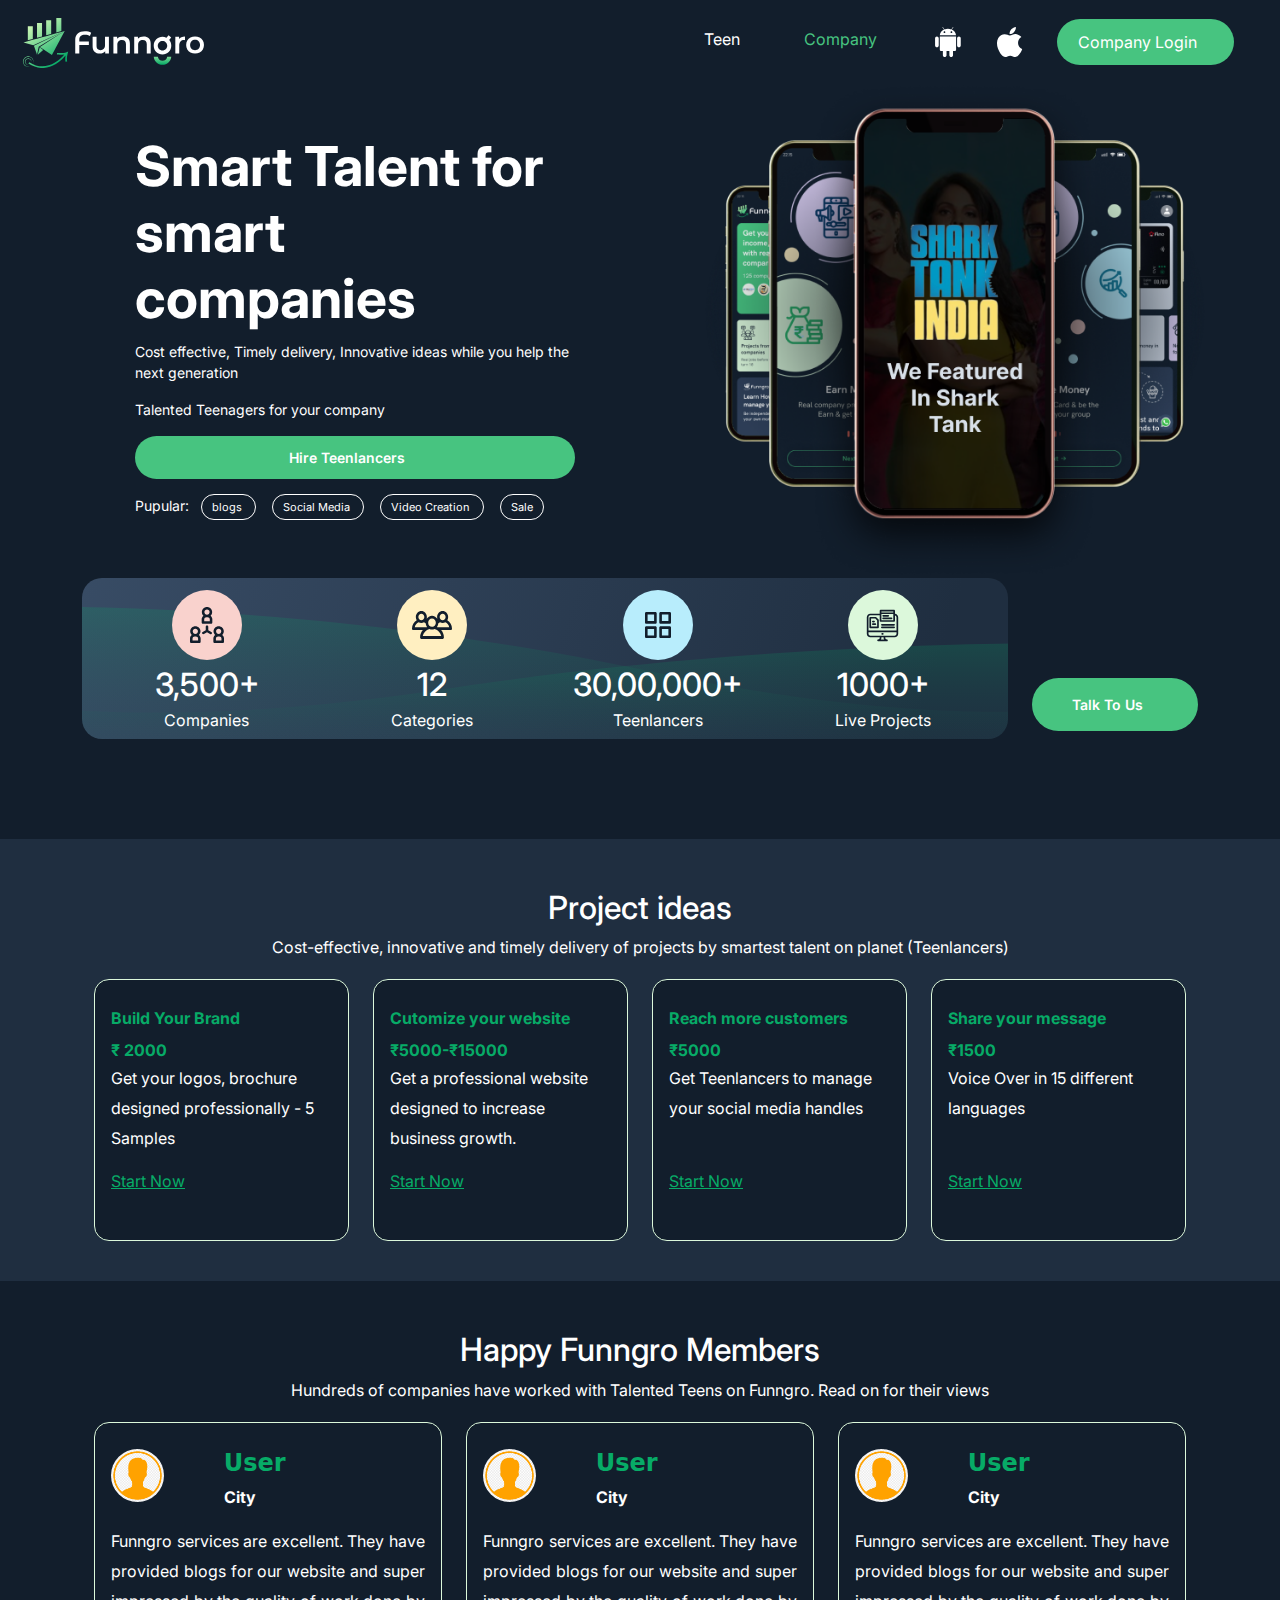
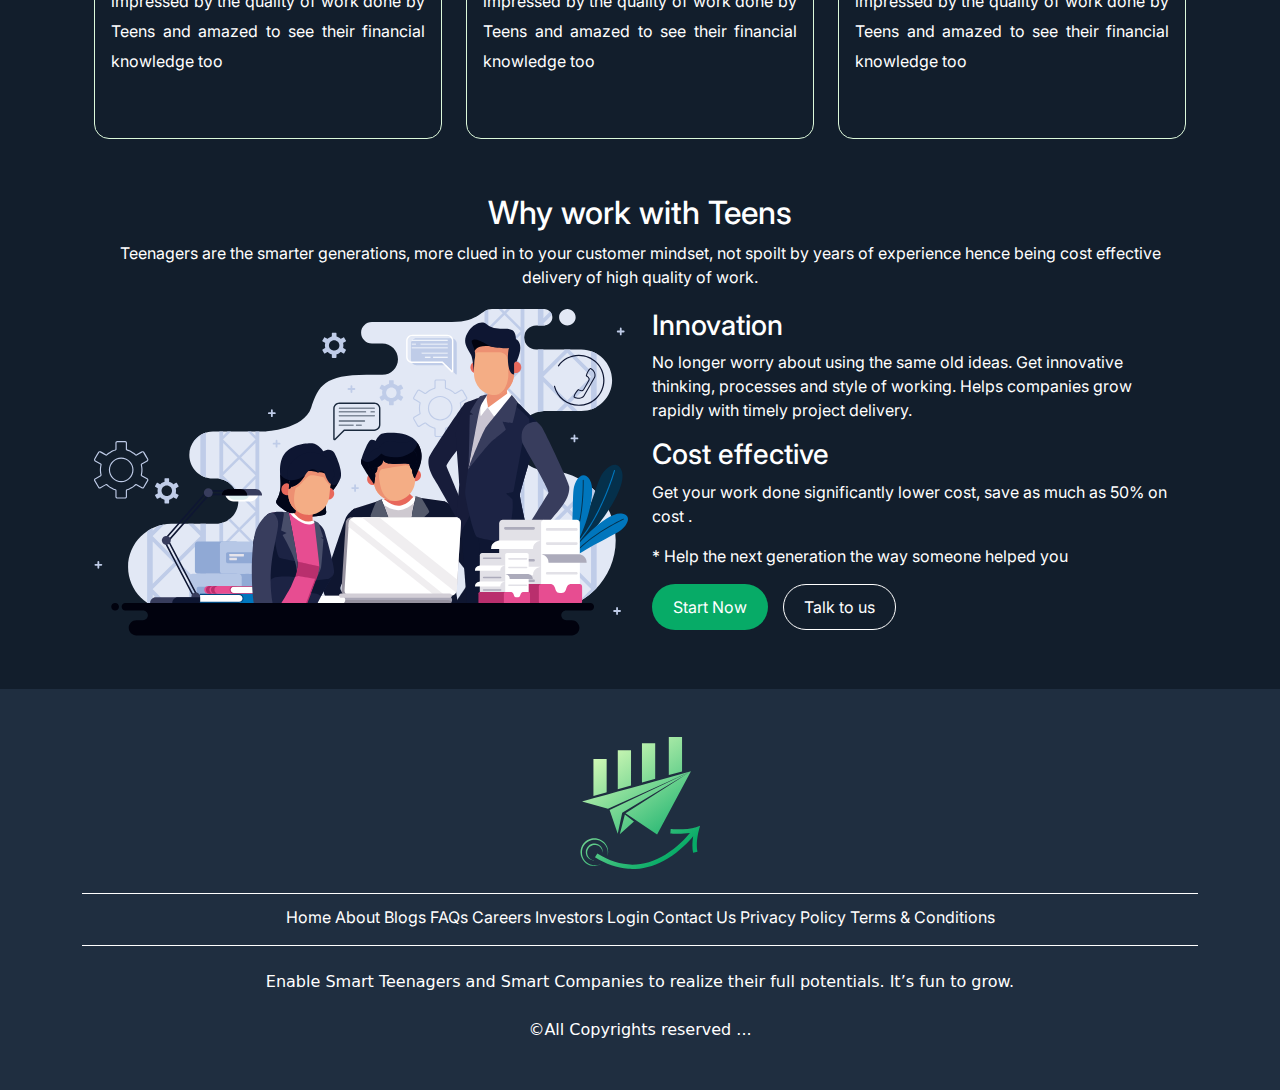
<file: index.html>
<!DOCTYPE html>
<html lang="en">
    <head>
        <!-- Charset -->
        <meta charset="UTF-8">

        <!-- Title Tag -->
        <title>Discover Smart Talent with Funngro Teenlancer: Company</title>

        <!-- Meta Description -->
        <meta name="description"
            content="Dynamic Freelance Teen Talent: Smart Solutions for Social Media Marketing, Influencer Strategies, Research, Surveys, Web & App Development, and Business Growth">

        <!-- Meta Keywords (optional, not widely used by search engines anymore) -->
        <meta name="keywords" content="Freelance Teen Talent, Smart Talent Solutions, Social Media Marketing, Influencer Strategies, Market Research, Survey Services, Website Development, App Development">

        <!-- Meta Robots -->
        <meta name="robots" content="index, follow">

        <!-- Viewport for Responsive Design -->
        <meta name="viewport" content="width=device-width, initial-scale=1.0">

        <!-- Canonical URL -->
        <link rel="canonical" href="https://prathmesh-lohar.github.io/fungrow">

        <!-- Open Graph Meta Tags for Social Media -->
        <meta property="og:title" content="Your Page Title">
        <meta property="og:description" content="A brief description of your page.">
        <meta property="og:image" content="https://cdn.prod.website-files.com/638b48215fd2fd34538fa6bc/6390122253829667e405c893_Funngrow%20Logo.svg">
        <meta property="og:url" content="https://www.funngro.com/company">
        <meta property="og:type" content="website">
        
        <!-- Twitter Card Meta Tags -->
        <meta name="twitter:card" content="summary_large_image">
        <meta name="twitter:title" content="Your Page Title">
        <meta name="twitter:description" content="A brief description of your page.">
        <meta name="twitter:image" content="https://cdn.prod.website-files.com/638b48215fd2fd34538fa6bc/6390122253829667e405c893_Funngrow%20Logo.svg">
        

        <!-- Author -->
        <meta name="author" content="Fungrow">

        <!-- Optional: Refresh the page after 30 seconds -->
        <!-- <meta http-equiv="refresh" content="30"> -->

        <!-- Optional: Redirect to another URL -->
        <!-- <meta http-equiv="refresh" content="0;url=https://www.new-url.com/"> -->

        <!-- boostrap  -->

        <link rel="stylesheet" href="bootstrap/css/bootstrap.min.css">
        <script src="bootstrap/js/bootstrap.min.js"></script>
        <!-- css -->
        <link rel="stylesheet" href="assets/css/style.css">

        <!-- fonts -->
        <link rel="preconnect" href="https://fonts.googleapis.com">
        <link rel="preconnect" href="https://fonts.gstatic.com" crossorigin>
        <link
            href="https://fonts.googleapis.com/css2?family=Inter:ital,opsz,wght@0,14..32,100..900;1,14..32,100..900&display=swap"
            rel="stylesheet">

        <!-- font owsom -->
        <link rel="stylesheet"
            href="https://cdnjs.cloudflare.com/ajax/libs/font-awesome/6.6.0/css/all.min.css"
            integrity="sha512-Kc323vGBEqzTmouAECnVceyQqyqdsSiqLQISBL29aUW4U/M7pSPA/gEUZQqv1cwx4OnYxTxve5UMg5GT6L4JJg=="
            crossorigin="anonymous" referrerpolicy="no-referrer" />
    </head>
    <body>

        <nav class="navbar navbar-expand-lg navbar-light main-bg">
            <div class="container-fluid">
                <!-- Left Side Logo -->
                <a class="navbar-brand" href="#">
                    <img src="assets/svg/logo.svg" alt="Fungrow Logo"
                        class="d-inline-block align-text-top">

                </a>

                <!-- Toggler for mobile view -->
                <button class="navbar-toggler" type="button"
                    data-bs-toggle="collapse" data-bs-target="#navbarNav"
                    aria-controls="navbarNav" aria-expanded="false"
                    aria-label="Toggle navigation">
                    <span class="navbar-toggler-icon"></span>
                </button>

                <!-- Navbar Items -->
                <div class="collapse navbar-collapse " id="navbarNav">
                    <ul class="navbar-nav ms-auto">
                        <li class="nav-item px-4">
                            <a class="nav-link " aria-current="page"
                                href="./teen.html"> Teen</a>
                        </li>
                        <li class="nav-item px-4">
                            <a class="nav-link active"
                                href="./index.html">Company</a>
                        </li>
                        <li class="nav-item">
                            <a class="nav-link px-4" href="#"><svg width=" 30px"
                                    height=" 30px" viewBox="0 0 18 20"
                                    fill="none"
                                    xmlns="http://www.w3.org/2000/svg">
                                    <path
                                        d="M3.54865 15.1274C3.54865 15.6497 3.97438 16.0761 4.49818 16.0761H5.58368V18.7634C5.58368 19.4442 6.12977 20 6.80069 20C7.47383 20 8.01769 19.4465 8.01769 18.7634V16.0738H9.9123V18.7612C9.9123 19.442 10.4584 19.9978 11.1293 19.9978C11.8024 19.9978 12.3463 19.4442 12.3463 18.7612V16.0738H13.4318C13.9556 16.0738 14.3813 15.6475 14.3813 15.1252V6.30418H3.54865V15.1274ZM11.5082 1.73296L12.509 0.282128C12.567 0.19731 12.5536 0.0834756 12.4756 0.0276745C12.3976 -0.0258945 12.2861 0.000890161 12.2282 0.0857078L11.1895 1.59457C10.5052 1.32449 9.7429 1.17494 8.9427 1.17494C8.14251 1.17494 7.38021 1.32449 6.69593 1.59457L5.65724 0.0879398C5.59928 0.00312217 5.48784 -0.0258944 5.40982 0.0299067C5.33181 0.0834758 5.31844 0.195078 5.37639 0.28436L6.37719 1.73519C4.78572 2.47623 3.67124 3.88018 3.52859 5.52073H14.3613C14.2142 3.87795 13.0975 2.47399 11.5082 1.73296ZM6.6558 4.0208C6.53722 4.0208 6.42129 3.98559 6.32269 3.91961C6.22409 3.85364 6.14724 3.75986 6.10186 3.65015C6.05648 3.54044 6.0446 3.41971 6.06774 3.30324C6.09087 3.18677 6.14798 3.07979 6.23183 2.99582C6.31569 2.91185 6.42252 2.85467 6.53883 2.8315C6.65514 2.80833 6.7757 2.82022 6.88526 2.86567C6.99482 2.91111 7.08846 2.98807 7.15434 3.08681C7.22023 3.18554 7.25539 3.30163 7.25539 3.42038C7.25498 3.5795 7.19168 3.73197 7.07932 3.84449C6.96697 3.957 6.8147 4.02039 6.6558 4.0208ZM11.3009 4.0208C11.1823 4.0208 11.0664 3.98559 10.9678 3.91961C10.8692 3.85364 10.7924 3.75986 10.747 3.65015C10.7016 3.54044 10.6897 3.41971 10.7129 3.30324C10.736 3.18677 10.7931 3.07979 10.877 2.99582C10.9608 2.91185 11.0676 2.85467 11.184 2.8315C11.3003 2.80833 11.4208 2.82022 11.5304 2.86567C11.6399 2.91111 11.7336 2.98807 11.7995 3.08681C11.8654 3.18554 11.9005 3.30163 11.9005 3.42038C11.9001 3.5795 11.8368 3.73197 11.7244 3.84449C11.6121 3.957 11.4598 4.02039 11.3009 4.0208ZM16.2804 6.26847C15.6073 6.26847 15.0634 6.82202 15.0634 7.50502V12.3352C15.0634 13.0159 15.6095 13.5717 16.2804 13.5717C16.9535 13.5717 17.4974 13.0182 17.4974 12.3352V7.50279C17.4996 6.81978 16.9558 6.26847 16.2804 6.26847ZM1.60055 6.26847C0.927408 6.26847 0.383545 6.82202 0.383545 7.50502V12.3352C0.383545 13.0159 0.929637 13.5717 1.60055 13.5717C2.27369 13.5717 2.81756 13.0182 2.81756 12.3352V7.50279C2.81756 6.81978 2.27146 6.26847 1.60055 6.26847Z"
                                        fill="currentColor"></path>
                                </svg></a>
                        </li>
                        <li class="nav-item">
                            <a class="nav-link" href="#"><svg width=" 30px"
                                    height=" 30px" viewBox="0 0 18 20"
                                    fill="none"
                                    xmlns="http://www.w3.org/2000/svg">
                                    <path
                                        d="M5.67911 20C5.01838 19.9642 4.39661 19.6756 3.94217 19.194C3.39848 18.6702 2.91332 18.0888 2.49524 17.4599C1.84215 16.5234 1.32591 15.4983 0.962142 14.4157C0.550449 13.251 0.333869 12.0262 0.321164 10.7908C0.28918 9.57853 0.588966 8.38063 1.18806 7.32677C1.62684 6.56716 2.2527 5.93282 3.00592 5.4843C3.7508 5.03769 4.60082 4.79729 5.46896 4.78771C6.1234 4.82648 6.76652 4.97628 7.37088 5.2307C7.85319 5.44326 8.35967 5.59268 8.8798 5.67475C9.45355 5.55439 10.0142 5.37818 10.5537 5.14863C11.1922 4.89897 11.8683 4.75915 12.5533 4.7351C12.6448 4.7351 12.7351 4.7351 12.8223 4.74562C14.325 4.78876 15.7225 5.52744 16.6052 6.74488C15.9163 7.11383 15.3431 7.66685 14.9493 8.34246C14.5555 9.01807 14.3564 9.78981 14.3744 10.5719C14.3675 11.1699 14.4873 11.7626 14.7258 12.3109C14.9643 12.8592 15.3162 13.3506 15.7582 13.7528C16.1607 14.1366 16.6292 14.4443 17.1411 14.6609C17.036 14.9766 16.9152 15.2817 16.787 15.589C16.4959 16.268 16.1368 16.9156 15.7152 17.522C15.3165 18.1294 14.8524 18.6912 14.3313 19.1971C13.8559 19.6695 13.2223 19.9481 12.5533 19.979C11.9863 19.9538 11.4292 19.8206 10.912 19.5865C10.3543 19.3432 9.75487 19.2099 9.1467 19.194C8.52138 19.2063 7.90424 19.3389 7.32884 19.5844C6.83187 19.8089 6.30092 19.9487 5.75792 19.9979L5.67911 20V20ZM8.98909 4.7351C8.91028 4.7351 8.83147 4.7351 8.75266 4.72563C8.73608 4.60038 8.72731 4.47421 8.72639 4.34787C8.76076 3.29682 9.17094 2.29309 9.88225 1.51944C10.2801 1.07482 10.7623 0.713908 11.3008 0.457726C11.8026 0.199037 12.351 0.043412 12.9138 0C12.9295 0.137844 12.9295 0.272531 12.9295 0.400905C12.9148 1.43544 12.5266 2.42966 11.8367 3.19987C11.5027 3.64836 11.0747 4.0182 10.5828 4.28342C10.0908 4.54863 9.54686 4.7028 8.98909 4.7351V4.7351Z"
                                        fill="currentColor"></path>
                                </svg></a>
                        </li>
                        <li class="nav-item mx-4    ">
                            <a class="btn btn-login" href="#">Company Login
                                <span class="mx-2 fa fa-arrow-right"></span></a>
                        </li>
                    </ul>
                </div>
            </div>
        </nav>

        <section>
            <div class="header">
                <div class="container">
                    <div class="row">
                        <div class="col-md-6">
                            <h1>Smart Talent for smart companies</h1>
                            <p>Cost effective, Timely delivery, Innovative ideas
                                while you help the next generation
                                ‍</p>
                            <p> Talented Teenagers for your company</p>

                            <button class="btn btn-hire-teen"> Hire Teenlancers
                                <span
                                    class="mx-2 fa fa-arrow-right"></span></button>

                            <p class="my-3">Pupular: <span class="tags">blogs
                                </span><span class="tags">Social Media
                                </span><span class="tags">Video Creation </span>
                                <span class="tags">Sale </span></p>
                        </div>
                        <div class="col-md-6">
                            <img src="assets/img/sharktankFunngro.png"
                                width="500px" alt="Shark tank">
                        </div>
                    </div>

                    <div class="row second-head">
                        <div class="col-md-10">
                            <div class="container warapper text-center">
                                <div class="row ">
                                    <div class="col-3 ">
                                        <svg width="70" height="70"
                                            viewBox="0 0 70 70" fill="none"
                                            xmlns="http://www.w3.org/2000/svg">
                                            <circle cx="35" cy="35" r="35"
                                                fill="#F9D2CD"></circle>
                                            <path
                                                d="M38.5896 25.7261C39.5706 24.7796 40.129 23.4842 40.1409 22.1281C40.1526 20.7722 39.6164 19.4679 38.6515 18.5047C37.6869 17.5416 36.3734 17 35.0032 17C33.633 17 32.3195 17.5417 31.355 18.5047C30.3901 19.4679 29.8539 20.7722 29.8655 22.1281C29.8774 23.4842 30.4358 24.7796 31.4169 25.7261C30.3152 26.6192 29.6759 27.954 29.6748 29.3635V32.5101C29.6748 32.8438 29.8087 33.1641 30.0472 33.4001C30.2856 33.6361 30.6093 33.7687 30.9465 33.7687H39.0601C39.3974 33.7687 39.721 33.6361 39.9594 33.4001C40.1979 33.1641 40.3318 32.8438 40.3318 32.5101V29.3635C40.3307 27.954 39.6913 26.6192 38.5896 25.7261ZM35.0032 19.5273C35.6913 19.5273 36.351 19.7979 36.8375 20.2794C37.324 20.761 37.5974 21.4138 37.5974 22.0949C37.5974 22.7759 37.324 23.4288 36.8375 23.9103C36.3509 24.3919 35.6913 24.6624 35.0032 24.6624C34.315 24.6624 33.6553 24.3919 33.1688 23.9103C32.6823 23.4288 32.4089 22.7759 32.4089 22.0949C32.4089 21.4138 32.6823 20.7609 33.1688 20.2794C33.6554 19.7979 34.315 19.5273 35.0032 19.5273ZM37.7882 31.2197H32.2181V29.3317C32.2181 28.7527 32.4506 28.197 32.8642 27.7876C33.2781 27.378 33.8393 27.1479 34.4247 27.1479H35.582C36.1674 27.1479 36.7283 27.378 37.1422 27.7876C37.5558 28.197 37.7883 28.7527 37.7883 29.3317L37.7882 31.2197ZM26.9276 44.9574C27.9064 44.0098 28.4625 42.7149 28.4727 41.3599C28.4827 40.0049 27.9459 38.7019 26.9813 37.7402C26.0168 36.7786 24.7041 36.2374 23.335 36.2374C21.9659 36.2374 20.6533 36.7785 19.6887 37.7402C18.7242 38.7019 18.1873 40.0049 18.1973 41.3599C18.2075 42.7149 18.7636 44.0098 19.7424 44.9574C18.6393 45.8494 17.9995 47.1851 18 48.5948V51.7414C18 52.0754 18.134 52.3954 18.3727 52.6314C18.6112 52.8674 18.9345 53 19.2717 53H27.373C27.7102 53 28.0338 52.8674 28.2723 52.6314C28.5107 52.3954 28.6447 52.0754 28.6447 51.7414V48.5948C28.6515 47.1892 28.0214 45.8544 26.9276 44.9574ZM23.3412 38.7713C24.0293 38.7713 24.6893 39.0418 25.1758 39.5234C25.6624 40.0049 25.9357 40.6578 25.9357 41.3388C25.9357 42.0199 25.6624 42.673 25.1758 43.1546C24.6893 43.6361 24.0293 43.9064 23.3412 43.9064C22.6534 43.9064 21.9934 43.6361 21.5068 43.1546C21.0203 42.673 20.7469 42.0199 20.7469 41.3388C20.7469 40.6578 21.0203 40.0049 21.5068 39.5234C21.9934 39.0418 22.6534 38.7713 23.3412 38.7713ZM26.101 50.4636H20.5499V48.5757C20.5516 47.9972 20.7847 47.4426 21.198 47.0336C21.6113 46.6243 22.1716 46.3936 22.7564 46.3919H23.92C24.5036 46.4003 25.0601 46.6363 25.4685 47.049C25.877 47.4615 26.1044 48.0169 26.101 48.5945L26.101 50.4636ZM50.2638 44.9571C51.2466 44.0095 51.8064 42.7127 51.8183 41.3549C51.8302 39.9968 51.2937 38.6904 50.3277 37.7262C49.3617 36.7617 48.0465 36.2192 46.6744 36.2192C45.3024 36.2192 43.987 36.7617 43.021 37.7262C42.0553 38.6904 41.5185 39.9968 41.5304 41.3549C41.5426 42.7127 42.1021 44.0095 43.0849 44.9571C41.9889 45.8528 41.3564 47.1879 41.3618 48.5945V51.7411C41.3618 52.0751 41.4958 52.3951 41.7342 52.6311C41.9727 52.8671 42.2963 52.9997 42.6335 52.9997H50.7283C51.0655 52.9997 51.3891 52.8671 51.6276 52.6311C51.866 52.3951 52 52.0751 52 51.7411V48.5945C52.0023 47.1858 51.3647 45.8505 50.2638 44.9571ZM46.665 38.771C47.3528 38.771 48.0128 39.0416 48.4993 39.5231C48.9859 40.0046 49.2592 40.6575 49.2592 41.3385C49.2592 42.0196 48.9859 42.6728 48.4993 43.1543C48.0128 43.6358 47.3528 43.9061 46.665 43.9061C45.9769 43.9061 45.3169 43.6358 44.8304 43.1543C44.3438 42.6727 44.0704 42.0196 44.0704 41.3385C44.0704 40.6575 44.3438 40.0046 44.8304 39.5231C45.3169 39.0416 45.9769 38.771 46.665 38.771ZM49.4565 50.4763H43.9052V48.5883C43.9069 48.0096 44.1399 47.4553 44.5533 47.046C44.9669 46.6369 45.5269 46.4063 46.1117 46.4046H47.2753C47.86 46.4062 48.4201 46.6369 48.8337 47.046C49.247 47.4553 49.48 48.0096 49.4818 48.5883L49.4565 50.4763ZM39.7849 43.6482C39.616 43.9384 39.3372 44.1499 39.0102 44.2362C38.6832 44.3224 38.3349 44.2761 38.0425 44.1075L35.0032 42.3643L31.951 44.101C31.7571 44.2098 31.538 44.2665 31.3151 44.2648C30.9399 44.2643 30.5839 44.0996 30.3429 43.8147C30.1016 43.5302 30 43.1545 30.0647 42.7887C30.1297 42.4226 30.3545 42.1038 30.6793 41.9175L33.7314 40.1869V36.7069C33.7314 36.2571 33.9738 35.8416 34.3673 35.6168C34.7607 35.3921 35.2456 35.3921 35.639 35.6168C36.0325 35.8416 36.2749 36.2571 36.2749 36.7069V40.1869L39.3208 41.9175C39.6157 42.0847 39.8309 42.3617 39.918 42.6867C40.0052 43.0121 39.9572 43.3582 39.7849 43.6482Z"
                                                fill="#121E2C"></path>
                                        </svg>
                                        <h2>
                                            3,500+
                                        </h2>
                                        <p>Companies</p>
                                    </div>
                                    <div class="col-3">
                                        <svg width="70" height="70"
                                            viewBox="0 0 70 70" fill="none"
                                            xmlns="http://www.w3.org/2000/svg">
                                            <circle cx="35" cy="35" r="35"
                                                fill="#FFEFC1"></circle>
                                            <path
                                                d="M24.3616 21.0005C21.3215 21.0005 18.8296 23.7242 18.8296 27.0471C18.8296 28.2452 19.1505 29.3745 19.7074 30.3174C16.9226 31.9671 15 35.0448 15 38.6745C15 39.0443 15.1345 39.3993 15.374 39.6611C15.6132 39.9226 15.938 40.0696 16.2767 40.0699H25.8511C24.1328 42.0769 23.085 44.6613 23.085 47.5116C23.085 47.8817 23.2195 48.2367 23.459 48.4982C23.6986 48.76 24.023 48.907 24.3617 48.907H45.6383C45.977 48.907 46.3014 48.76 46.541 48.4982C46.7805 48.2367 46.915 47.8818 46.915 47.5116C46.915 44.6614 45.8672 42.0769 44.1489 40.0699H53.7233C54.062 40.0696 54.3867 39.9226 54.626 39.6611C54.8655 39.3993 55 39.0444 55 38.6745C55 35.0408 53.0685 31.98 50.2793 30.3315C50.842 29.3851 51.1704 28.2515 51.1704 27.0466C51.1704 23.7237 48.6785 21 45.6384 21C42.5982 21 40.1064 23.7237 40.1064 27.0466C40.1064 27.6695 40.1966 28.282 40.359 28.8488C39.2185 26.9288 37.2381 25.6511 35.0001 25.6511C32.762 25.6511 30.7815 26.9288 29.6412 28.8488C29.8035 28.282 29.8938 27.6695 29.8938 27.0466C29.8938 23.7237 27.4019 21 24.3618 21L24.3616 21.0005ZM24.3616 23.7913C26.0218 23.7913 27.3403 25.2325 27.3403 27.0471C27.3403 28.8617 26.0217 30.3028 24.3616 30.3028C22.7015 30.3028 21.383 28.8616 21.383 27.0471C21.383 25.2325 22.7015 23.7913 24.3616 23.7913V23.7913ZM45.6382 23.7913C47.2984 23.7913 48.6169 25.2325 48.6169 27.0471C48.6169 28.8617 47.2984 30.3028 45.6382 30.3028C43.9781 30.3028 42.6596 28.8616 42.6596 27.0471C42.6596 25.2325 43.9781 23.7913 45.6382 23.7913V23.7913ZM34.9999 28.4425C37.1303 28.4425 38.8296 30.2999 38.8296 32.6283C38.8296 34.1798 38.075 35.5096 36.9414 36.2328C36.842 36.2779 36.7482 36.3366 36.6621 36.4074C36.1614 36.6679 35.5959 36.8142 34.9999 36.8142C32.8696 36.8142 31.1702 34.9568 31.1702 32.6283C31.1702 30.2999 32.8696 28.4425 34.9999 28.4425H34.9999ZM21.7157 32.3669C22.5018 32.8376 23.408 33.0936 24.3619 33.0936C25.3121 33.0936 26.2112 32.8338 26.9948 32.3669C27.5973 32.6242 28.1483 32.9681 28.6439 33.3697C28.7754 34.7175 29.2768 35.9493 30.0135 36.9596C29.7876 37.0618 29.567 37.164 29.3486 37.2795H17.7657C18.2187 35.0539 19.658 33.2481 21.7154 32.3669L21.7157 32.3669ZM43.006 32.3669C43.7896 32.8338 44.6888 33.0936 45.6389 33.0936C46.5848 33.0936 47.4774 32.8302 48.2587 32.3669C48.262 32.3646 48.2685 32.3688 48.2717 32.3669C50.3404 33.2455 51.7826 35.0438 52.2347 37.2795H40.6518C40.4334 37.164 40.2128 37.0618 39.9869 36.9596C40.7263 35.9457 41.2271 34.7086 41.3565 33.3551C41.8513 32.9567 42.4043 32.6209 43.0056 32.3669L43.006 32.3669ZM32.4346 39.0091C33.222 39.3913 34.0876 39.6051 35.0009 39.6051C35.9142 39.6051 36.7798 39.3913 37.5673 39.0091C41.0787 39.9526 43.6724 42.7441 44.243 46.1166H25.7589C26.3294 42.7441 28.9231 39.9526 32.4346 39.0091Z"
                                                fill="#121E2C"></path>
                                        </svg>
                                        <h2>12</h2>
                                        <p>Categories</p>
                                    </div>
                                    <div class="col-3">
                                        <svg width="70" height="70"
                                            viewBox="0 0 70 70" fill="none"
                                            xmlns="http://www.w3.org/2000/svg">
                                            <circle cx="35" cy="35" r="35"
                                                fill="#B8EDFC"></circle>
                                            <path fill-rule="evenodd"
                                                clip-rule="evenodd"
                                                d="M23.3 22C22.582 22 22 22.582 22 23.3V32.4C22 33.118 22.582 33.7 23.3 33.7H32.4C33.118 33.7 33.7 33.118 33.7 32.4V23.3C33.7 22.582 33.118 22 32.4 22H23.3ZM24.6 31.1V24.6H31.1V31.1H24.6ZM37.6 22C36.882 22 36.3 22.582 36.3 23.3V32.4C36.3 33.118 36.882 33.7 37.6 33.7H46.7C47.418 33.7 48 33.118 48 32.4V23.3C48 22.582 47.418 22 46.7 22H37.6ZM38.9 31.1V24.6H45.4V31.1H38.9ZM36.3 37.6C36.3 36.882 36.882 36.3 37.6 36.3H46.7C47.418 36.3 48 36.882 48 37.6V46.7C48 47.418 47.418 48 46.7 48H37.6C36.882 48 36.3 47.418 36.3 46.7V37.6ZM38.9 38.9V45.4H45.4V38.9H38.9ZM23.3 36.3C22.582 36.3 22 36.882 22 37.6V46.7C22 47.418 22.582 48 23.3 48H32.4C33.118 48 33.7 47.418 33.7 46.7V37.6C33.7 36.882 33.118 36.3 32.4 36.3H23.3ZM24.6 45.4V38.9H31.1V45.4H24.6Z"
                                                fill="#121E2C"></path>
                                        </svg>

                                        <h2>30,00,000+</h2>
                                        <p>Teenlancers</p>
                                    </div>
                                    <div class="col-3">
                                        <svg width="70" height="70"
                                            viewBox="0 0 70 70" fill="none"
                                            xmlns="http://www.w3.org/2000/svg">
                                            <circle cx="35" cy="35" r="35"
                                                fill="#DCF8DB"></circle>
                                            <path fill-rule="evenodd"
                                                clip-rule="evenodd"
                                                d="M32.5629 19.7998C32.0958 19.7998 31.717 20.1786 31.717 20.6457V23.6743H22.3583C20.3962 23.6743 18.8 25.2705 18.8 27.2327V43.7663C18.8 45.7284 20.3962 47.3247 22.3583 47.3247H31.717V47.7706C31.717 48.7276 30.939 49.5066 29.9822 49.5081L29.9794 49.5081C29.5124 49.5081 29.1337 49.8869 29.1337 50.3539C29.1337 50.821 29.5125 51.1998 29.9796 51.1998H39.0209C39.2336 51.1998 39.4283 51.121 39.5769 50.9914C39.7542 50.8366 39.8668 50.6083 39.8668 50.3539C39.8668 50.179 39.8134 50.016 39.7222 49.8809C39.5705 49.6564 39.313 49.5081 39.0209 49.5081H39.0183C38.0616 49.5066 37.2835 48.7276 37.2835 47.7706V47.3247H46.6415C48.6036 47.3247 50.1998 45.7284 50.1998 43.7663V41.3269L50.2 41.3141L50.2 41.3095L50.1998 41.2968V27.2327C50.1998 25.3817 48.7794 23.8564 46.9713 23.6894V20.6457C46.9713 20.1786 46.5925 19.7998 46.1255 19.7998H32.5629ZM33.4089 22.3829V21.4918H45.2795V22.3829H33.4089ZM33.4089 30.1334V24.0746H45.2795V24.4923L45.2791 24.5031L45.279 24.5184L45.279 24.5202C45.279 24.5297 45.2792 24.5393 45.2795 24.5488V30.1334H33.4089ZM35.1462 24.9657C34.6791 24.9657 34.3003 25.3445 34.3003 25.8115C34.3003 26.2786 34.6792 26.6574 35.1462 26.6574H40.3128C40.7799 26.6574 41.1587 26.2786 41.1587 25.8115C41.1587 25.3445 40.7799 24.9657 40.3128 24.9657H35.1462ZM20.4917 27.2327C20.4917 26.2035 21.3291 25.366 22.3583 25.366H31.717V30.9792C31.717 31.4463 32.0958 31.8251 32.5629 31.8251H46.1255C46.5925 31.8251 46.9713 31.4462 46.9713 30.9792V25.3952C47.8438 25.5513 48.5082 26.3161 48.5082 27.2327V40.4659H20.4917V27.2327ZM22.2296 26.9032C21.7625 26.9032 21.3838 27.282 21.3838 27.7491V37.4366C21.3838 37.9037 21.7626 38.2825 22.2296 38.2825H29.9796C30.4466 38.2825 30.8254 37.904 30.8254 37.4369V30.0741C30.8254 29.8497 30.7363 29.6346 30.5777 29.476L28.2527 27.1509C28.0941 26.9923 27.879 26.9032 27.6546 26.9032H22.2296ZM35.1456 27.549C34.6785 27.549 34.2997 27.9278 34.2997 28.3949C34.2997 28.862 34.6786 29.2408 35.1456 29.2408H43.5415C44.0086 29.2408 44.3874 28.862 44.3874 28.3949C44.3874 27.9278 44.0086 27.549 43.5415 27.549H35.1456ZM23.0756 36.5908L23.0759 28.5947H27.3046L29.1342 30.4243V36.5908H23.0756ZM24.8126 30.778C24.3456 30.778 23.9668 31.1568 23.9668 31.6238C23.9668 32.0909 24.3456 32.4697 24.8126 32.4697H26.1043C26.5714 32.4697 26.9502 32.0909 26.9502 31.6238C26.9502 31.1568 26.5713 30.778 26.1043 30.778H24.8126ZM24.8129 33.3622C24.3459 33.3622 23.9671 33.741 23.9671 34.2081C23.9671 34.6752 24.3459 35.054 24.8129 35.054H27.3963C27.8633 35.054 28.2421 34.6752 28.2421 34.2081C28.2421 33.741 27.8633 33.3622 27.3963 33.3622H24.8129ZM33.8548 34.0078C33.3878 34.0078 33.009 34.3866 33.009 34.8537C33.009 35.3208 33.3878 35.6995 33.8548 35.6995H46.1255C46.5925 35.6995 46.9713 35.3207 46.9713 34.8537C46.9713 34.3866 46.5925 34.0078 46.1255 34.0078H33.8548ZM33.8548 36.5912C33.3878 36.5912 33.009 36.97 33.009 37.437C33.009 37.9041 33.3878 38.2829 33.8548 38.2829H46.1255C46.5925 38.2829 46.9713 37.9041 46.9713 37.437C46.9713 36.97 46.5925 36.5912 46.1255 36.5912H33.8548ZM20.4917 43.7663V42.1577H48.5082V43.7663C48.5082 44.7956 47.6707 45.633 46.6415 45.633H36.4451L36.4387 45.633L36.4297 45.633H32.5704L32.564 45.633L32.555 45.633H22.3583C21.3291 45.633 20.4917 44.7956 20.4917 43.7663ZM34.1774 43.0499C33.7103 43.0499 33.3315 43.4287 33.3315 43.8958C33.3315 44.3629 33.7103 44.7417 34.1774 44.7417H34.8232C35.2903 44.7417 35.6691 44.3629 35.6691 43.8958C35.6691 43.4287 35.2903 43.0499 34.8232 43.0499H34.1774ZM33.4087 47.7706V47.3247H35.5917V47.7706C35.5917 48.4041 35.7645 48.9983 36.0652 49.5081H32.9352C33.236 48.9983 33.4087 48.4041 33.4087 47.7706Z"
                                                fill="#121E2C"></path>
                                        </svg>

                                        <h2>1000+</h2>

                                        <p>Live Projects</p>

                                    </div>
                                </div>
                            </div>
                        </div>
                        <div class="col-md-2">
                            <button class="btn btn-talk">Talk To Us <span
                                    class="fa fa-arrow-right mx-2"></span></button>
                        </div>
                    </div>
                </div>
            </div>

        </section>

        <section>
            <div class="project_idias">
                <div class="container">
                    <div class="heading container text-center">
                        <h2>Project ideas</h2>
                        <p>Cost-effective, innovative and timely delivery of
                            projects by smartest talent on planet
                            (Teenlancers)</p>
                    </div>
                    <div class="container cards">
                        <div class="row">
                            <div class="col-md-3">
                                <div class="card">
                                    <div class="card-body">
                                        <h6><b>Build Your Brand</b></h6>
                                        <b> ₹ 2000</b>
                                        <p> Get your logos, brochure designed
                                            professionally - 5 Samples</p>

                                        <a href="/">Start Now <span
                                                class="fa fa-arrow-right"></span></a>
                                    </div>
                                </div>
                            </div>
                            <div class="col-md-3">
                                <div class="card">
                                    <div class="card-body">
                                        <h6><b>Cutomize your website</b></h6>
                                        <b>₹5000-₹15000</b>
                                        <p> Get a professional website designed
                                            to increase business growth.</p>

                                        <a href="/">Start Now <span
                                                class="fa fa-arrow-right"></span></a>
                                    </div>
                                </div>
                            </div>

                            <div class="col-md-3">
                                <div class="card">
                                    <div class="card-body">
                                        <h6><b>Reach more customers</b></h6>
                                        <b> ₹5000</b>
                                        <p> Get Teenlancers to manage your
                                            social media handles <br> <br></p>

                                        <a href="/">Start Now <span
                                                class="fa fa-arrow-right"></span></a>
                                    </div>
                                </div>
                            </div>

                            <div class="col-md-3">
                                <div class="card">
                                    <div class="card-body">
                                        <h6><b>Share your message</b></h6>
                                        <b> ₹1500</b>
                                        <p> Voice Over in 15 different languages
                                            <br><br></p>

                                        <a href="/">Start Now <span
                                                class="fa fa-arrow-right"></span></a>
                                    </div>
                                </div>
                            </div>

                        </div>
                    </div>
                </div>
            </div>
        </section>

        <section>
            <div class="happy_memory">
                <div class="container">
                    <div class="heading container text-center">
                        <h2>Happy Funngro Members</h2>
                        <p>Hundreds of companies have worked with Talented Teens
                            on Funngro. Read on for their views</p>
                    </div>
                    <div class="container cards">
                        <div class="row">
                            <div class="col-md-4">
                                <div class="card">
                                    <div class="card-body">
                                        <div class="row">
                                            <div class="col-4 "> <img
                                                    class="rounded-circle"
                                                    src="./assets/img/user.png"
                                                    alt="user"
                                                    width="60%"></div>
                                            <div class="col-8"><h4>User
                                                </h4>
                                                <b class="text-white">
                                                    City</b></div>
                                        </div>

                                        <p style="text-align: justify; "
                                            class="my-3"> Funngro
                                            services are excellent. They have
                                            provided blogs for our website and
                                            super impressed by the quality of
                                            work done by Teens and amazed to see
                                            their financial knowledge too</p>

                                    </div>
                                </div>
                            </div>
                            <div class="col-md-4">
                                <div class="card">
                                    <div class="card-body">
                                        <div class="row">
                                            <div class="col-4 "> <img
                                                    class="rounded-circle"
                                                    src="./assets/img/user.png"
                                                    alt="user"
                                                    width="60%"></div>
                                            <div class="col-8"><h4>User
                                                </h4>
                                                <b class="text-white">
                                                    City</b></div>
                                        </div>

                                        <p style="text-align: justify; "
                                            class="my-3"> Funngro
                                            services are excellent. They have
                                            provided blogs for our website and
                                            super impressed by the quality of
                                            work done by Teens and amazed to see
                                            their financial knowledge too</p>

                                    </div>
                                </div>
                            </div>
                            <div class="col-md-4">
                                <div class="card">
                                    <div class="card-body">
                                        <div class="row">
                                            <div class="col-4 "> <img
                                                    class="rounded-circle"
                                                    src="./assets/img/user.png"
                                                    alt="user"
                                                    width="60%"></div>
                                            <div class="col-8"><h4>User
                                                </h4>
                                                <b class="text-white">
                                                    City</b></div>
                                        </div>

                                        <p style="text-align: justify; "
                                            class="my-3"> Funngro
                                            services are excellent. They have
                                            provided blogs for our website and
                                            super impressed by the quality of
                                            work done by Teens and amazed to see
                                            their financial knowledge too</p>

                                    </div>
                                </div>
                            </div>

                        </div>
                    </div>
                </div>
            </div>
        </section>

        <section>
            <div class="happy_memory">
                <div class="container">
                    <div class="heading container text-center">
                        <h2>Why work with Teens</h2>
                        <p>Teenagers are the smarter generations, more clued in
                            to your customer mindset, not spoilt by years of
                            experience hence being cost effective delivery of
                            high quality of work.</p>
                    </div>
                    <div class="container cards">
                        <div class="row">
                            <div class="col-md-6">
                                <img src="assets/img/whyteenlancers.svg"
                                    alt="why_teenlancers" width="100%">
                            </div>
                            <div class="col-md-6">
                                <h2 class="h3">Innovation</h2>
                                <p>No longer worry about using the same old
                                    ideas. Get innovative thinking, processes
                                    and style of working. Helps companies grow
                                    rapidly with timely project delivery.</p>

                                <h2 class="h3">Cost effective</h2>
                                <p>Get your work done significantly lower cost,
                                    save as much as 50% on cost .

                                </p>
                                <p> * Help the next generation the way someone
                                    helped you</p>

                                <button class="btn btn-start">Start Now <span
                                        class="fa fa-arrow-right "></span></button>
                                <button class="btn btn-talk"> Talk to
                                    us</button>
                            </div>
                        </div>
                    </div>
                </div>
                <br><br>
            </div>
        </section>

        <section class="footer">
            <div class="container text-center py-5">
                <img src="assets/img/footer_logo.svg" alt="footer_logo">
                <br>
                <br>
                <div class="line1">
                    <p>Home
                        About
                        Blogs
                        FAQs
                        Careers
                        Investors
                        Login
                        Contact Us
                        Privacy Policy
                        Terms & Conditions</p>
                </div>
                <br>
                <span class="text-white">Enable Smart Teenagers and Smart
                    Companies to realize their full potentials. It’s fun to
                    grow.</span>

                <br>
                <br><span class="text-white">©All Copyrights reserved ...</span>
            </div>

        </section>

    </body>
</html>
</file>
<file: assets/css/style.css>
h2{
    font-family: "Inter", sans-serif;
    color: #FFFFFF;
}
p{
    font-family: "Inter", sans-serif;
    color: #FFFFFF;
}

.main-bg{
    background-color: #121E2C;
}
.active{
    color: #47C480;
}
.navbar {
    padding: 10px 10px;
}

.navbar .navbar-nav .btn-login{
    color: #FFFFFF;
    background-color: #47C480;
    border-radius: 50px;
    font-family: "Inter", sans-serif;
    padding: 10px 20px 10px 20px;

} 
.navbar-light .navbar-nav .nav-link.active{
    color: #47C480;
}
.navbar-light .navbar-nav .nav-link{
    font-family: "Inter", sans-serif;
    color: #FFFFFF;
}

.header{
    background-color: #121E2C;
    
}
.header .col-md-6{

    padding: 0px 65px;
    
}

.header .col-md-6 h1{
    margin-top: 50px;
    font-family: "Inter", sans-serif;
    color: #FFFFFF;
    font-weight: 700;
    font-size: 55px;
}
.header .col-md-6 p{
    font-family: "Inter", sans-serif;
    color: #FFFFFF;
    font-size: 16px;
}
.header .col-md-6 .btn-hire-teen{
    background-color: #47C480;
    color: white;
    padding: 10px 10px;
    border-radius: 50px;
    font-family: "Inter", sans-serif;
    width: 100%;
    font-size: 14px;
    font-weight: 600;

}

.header .col-md-6 p{
    font-family: "Inter", sans-serif;
    font-size: 14px;
    margin-top: 10px;
}
.header .col-md-6 p .tags{
    border: 0.5px solid #FFFFFF;
    border-radius: 50px;
    padding: 5px 10px;
    line-height: 10px;
    margin-top: 10px;
    margin-right: 8px;
    margin-left: 8px;
    font-size: 11px;
}
.second-head{
    padding-bottom: 100px;
}
.second-head .btn-talk{
    margin-top: 100px;
    background-color: #47C480;
    color: white;
    padding: 15px 10px;
    border-radius: 50px;
    font-family: "Inter", sans-serif;
    width: 100%;
    font-size: 14px;
    font-weight: 600;
}
.second-head .warapper{
    
    justify-content: center;
    
    background-image: url(/assets/img/secondheadbg.svg);
    background-position: 50%;
    background-size: cover;
    border-radius: 20px;
  
}
.warapper .col-3{
    margin-top: 12px;
}
.warapper .col-3 h2{
    font-family: "Inter", sans-serif;
    color: #FFFFFF;
    line-height: 50px;
}
.warapper .col-3 p{
    font-family: "Inter", sans-serif;
    color: #FFFFFF;
    line-height: 5px;
    font-size: 16px;
}
.project_idias{
    padding-top: 50px;
    background-color: #1F2E40;
    padding-bottom: 5px;
    padding-bottom: 40px;

}
.project_idias .cards{
    margin-top: 20px;
    
}
.project_idias .cards .card {
    background-color: #121E2C;
    border: 1px solid #DCF8DB;
    border-radius: 15px;
   
}
.project_idias .cards .card-body{
    margin-top: 10px;
    margin-bottom: 30px;
}
.project_idias .cards .card .card-body b{
    font-family: "Inter", sans-serif;
    font-size: 16px;
    color: rgb(7, 171, 103);
    line-height: 24px;
}
.project_idias .cards .card .card-body p{
    line-height: 30px;
}
.project_idias .cards .card .card-body a{
    color: #07AB67;
    font-family: "Inter", sans-serif;
    font-size: 16px;
}



.happy_memory{
    padding-top: 50px;
    background-color: #121E2C;
    padding-bottom: 5px;

}
.happy_memory .cards{
    margin-top: 20px;
    
}
.happy_memory .cards .card {
    background-color: #121E2C;
    border: 1px solid #DCF8DB;
    border-radius: 15px;
   
}
.happy_memory .cards .card-body{
    margin-top: 10px;
    margin-bottom: 30px;
}
.happy_memory .cards .card .card-body h4{
    color: #07AB67;
    font-weight: 600;
}
.happy_memory .cards .card .card-body b{
    font-family: "Inter", sans-serif;
    font-size: 16px;
    color: rgb(7, 171, 103);
    line-height: 24px;
}
.happy_memory .cards .card .card-body p{
    line-height: 30px;
}
.happy_memory .cards .card .card-body a{
    color: #07AB67;
    font-family: "Inter", sans-serif;
    font-size: 16px;
}

.happy_memory  .btn-start{
    font-family: "Inter", sans-serif;
    font-size: 16px;
    background-color: #07AB67;
    border-radius: 50px;
    padding: 10px 20px ;
    color: #FFFFFF;
}

.happy_memory .btn-talk{
    font-family: "Inter", sans-serif;
    font-size: 16px;
    background-color: #121E2C;
    border-radius: 50px;
    padding: 10px 20px ;
    color: #FFFFFF;
    border: 1px solid #FFFFFF;
    margin-left: 10px;
}
.footer{
    background-color: #1F2E40;
}
.footer .line1{
    padding-top: 11px;
    border-top: 1px solid #FFFFFF;
    border-bottom: 1px solid #FFFFFF;
}
</file>
